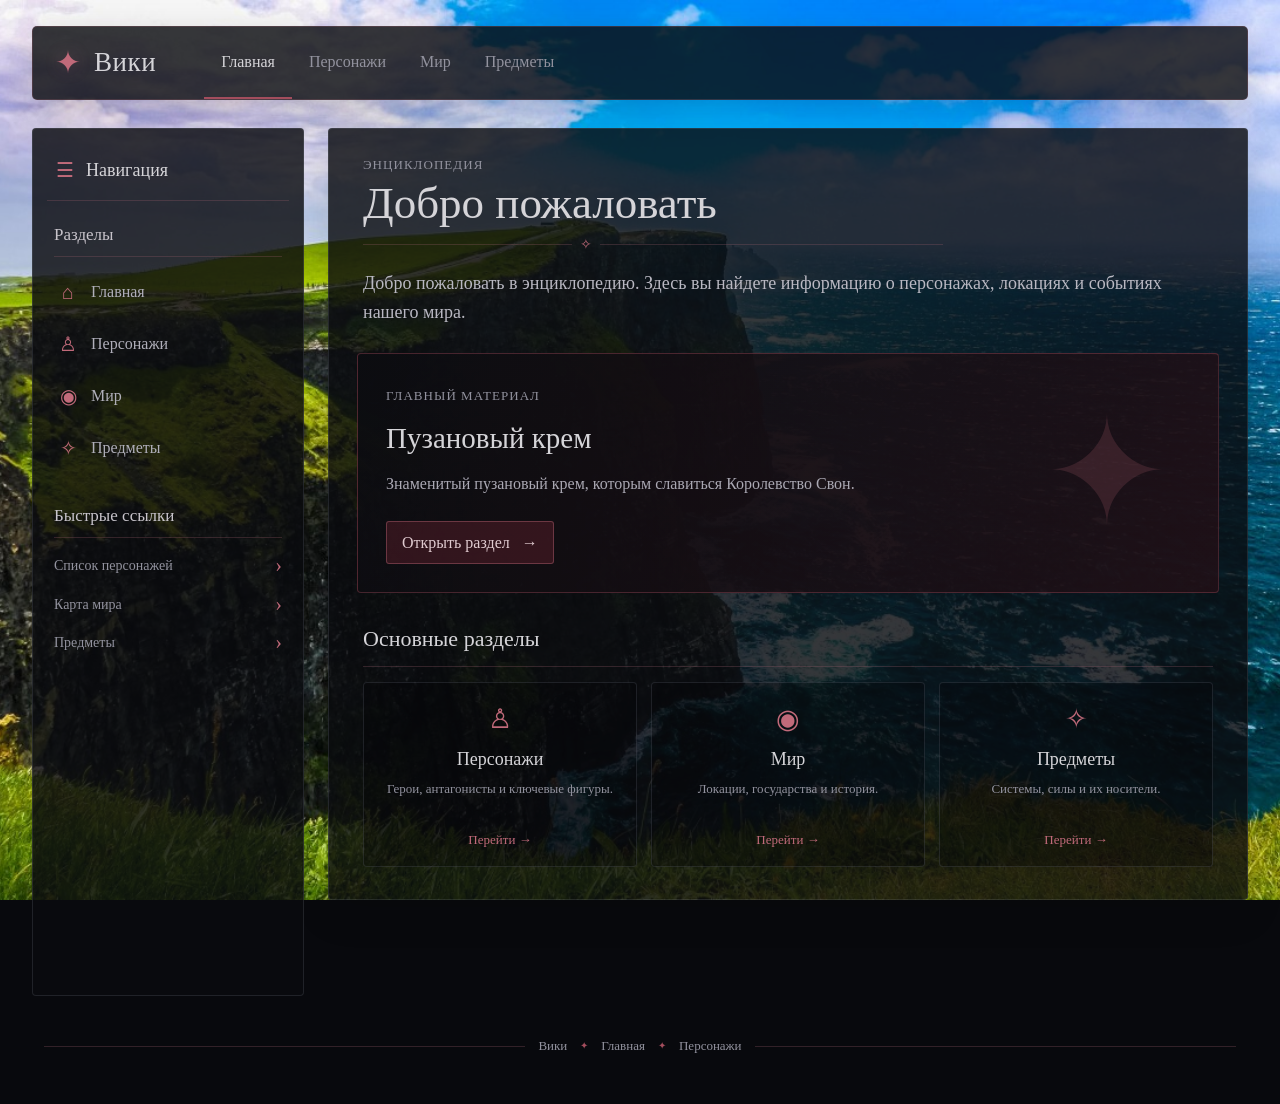
<file: lab2/index.html>
<!DOCTYPE html>
<html lang="ru">
<head>
  <meta charset="UTF-8">
  <meta name="viewport" content="width=device-width, initial-scale=1.0">
  <title>Вики — Главная</title>
  <link rel="stylesheet" href="css/style.css">
</head>
<body>
  <header class="site-header">
    <a class="brand" href="index.html" aria-label="На главную">
      <span class="brand-mark" aria-hidden="true">✦</span>
      <span class="brand-name">Вики</span>
    </a>
    <nav class="top-nav" aria-label="Основная навигация">
      <a class="top-link active" href="index.html">Главная</a>
      <a class="top-link" href="#">Персонажи</a>
      <a class="top-link" href="#">Мир</a>
      <a class="top-link" href="items.html">Предметы</a>
    </nav>
    <div class="header-space"></div>
  </header>

  <div class="page-layout">
    <input class="sidebar-toggle" type="checkbox" id="sidebar-toggle" checked>
    <aside class="sidebar">
      <label class="sidebar-handle" for="sidebar-toggle" title="Свернуть или развернуть меню"><span class="handle-icon">☰</span><span class="handle-label">Навигация</span></label>
      <div class="sidebar-content">
        <h2 class="side-heading">Разделы</h2>
        <nav class="side-nav" aria-label="Разделы сайта">
          <a class="side-link" href="index.html"><span class="side-icon">⌂</span><span>Главная</span></a>
          <a class="side-link" href="#"><span class="side-icon">♙</span><span>Персонажи</span></a>
          <a class="side-link" href="#"><span class="side-icon">◉</span><span>Мир</span></a>
          <a class="side-link" href="#"><span class="side-icon">✧</span><span>Предметы</span></a>
        </nav>
                <h2 class="side-heading quick-heading">Быстрые ссылки</h2>
        <nav class="quick-links" aria-label="Быстрые ссылки">
          <a href="#">Список персонажей <span>›</span></a>
          <a href="#">Карта мира <span>›</span></a>
          <a href="items.html">Предметы <span>›</span></a>
        </nav>
      </div>
    </aside>


    <main class="main-panel">
      <div class="eyebrow">Энциклопедия</div>
      <h1>Добро пожаловать</h1>
      <div class="ornament-rule"><span>✧</span></div>
      <p class="lead">Добро пожаловать в энциклопедию. Здесь вы найдете информацию о персонажах, локациях и событиях нашего мира.
      </p>

      <section class="feature-panel">
        <div class="feature-copy">
          <span class="eyebrow">Главный материал</span>
          <h2>Пузановый крем</h2>
          <p>Знаменитый пузановый крем, которым славиться Королевство Свон. </p>
          <a class="action-link" href="item.html">Открыть раздел <span>→</span></a>
        </div>
        <div class="feature-symbol" aria-hidden="true">✦</div>
      </section>

      <section class="section-block">
        <h2 class="section-title">Основные разделы</h2>
        <div class="section-grid">
          <a class="section-card" href="#">
            <span class="card-symbol">♙</span><h3>Персонажи</h3>
            <p>Герои, антагонисты и ключевые фигуры.</p><span class="card-more">Перейти →</span>
          </a>
          <a class="section-card" href="#">
            <span class="card-symbol">◉</span><h3>Мир</h3>
            <p>Локации, государства и история.</p><span class="card-more">Перейти →</span>
          </a>
          <a class="section-card" href="items.html">
            <span class="card-symbol">✧</span><h3>Предметы</h3>
            <p>Системы, силы и их носители.</p><span class="card-more">Перейти →</span>
          </a>
        </div>
      </section>
    </main>
  </div>

  <footer class="site-footer"><span>Вики</span><i>✦</i><a href="index.html">Главная</a><i>✦</i><a href="#">Персонажи</a></footer>
</body>
</html>
</file>
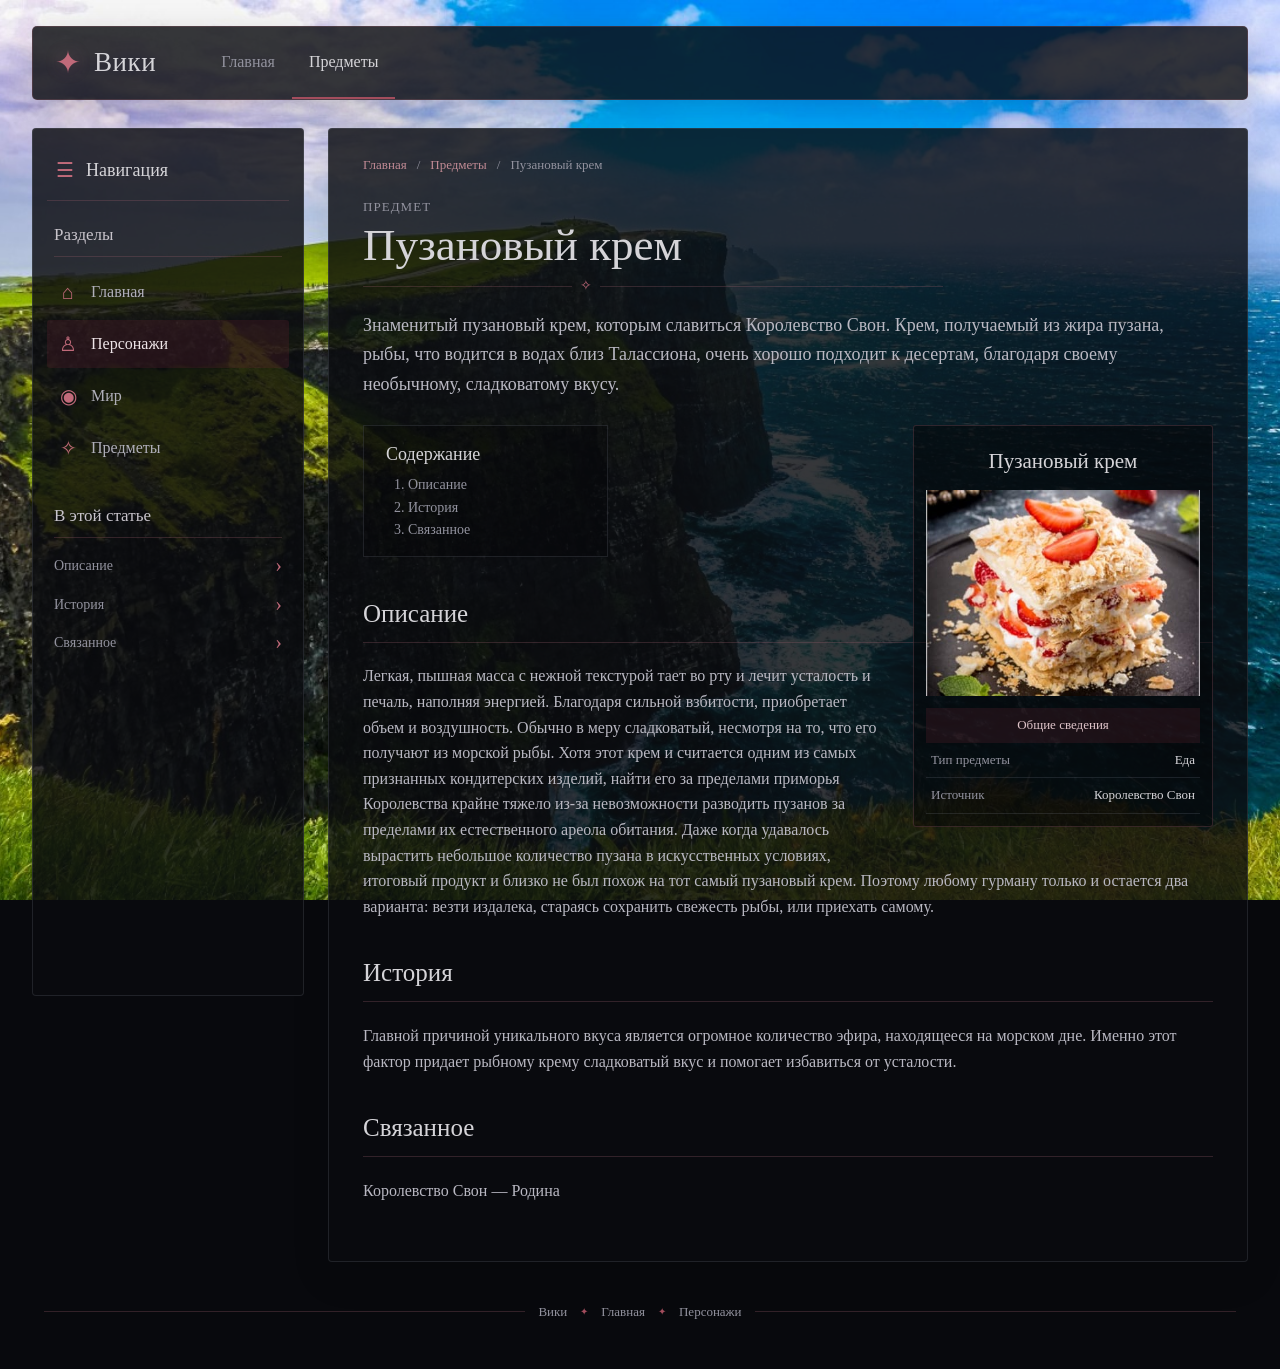
<file: lab2/item.html>
<!DOCTYPE html>
<html lang="ru">
<head>
  <meta charset="UTF-8">
  <meta name="viewport" content="width=device-width, initial-scale=1.0">
  <title>Вики — Статья предмета</title>
  <link rel="stylesheet" href="css/style.css">
</head>
<body>
  <header class="site-header">
    <a class="brand" href="index.html" aria-label="На главную"><span class="brand-mark" aria-hidden="true">✦</span><span class="brand-name">Вики</span></a>
    <nav class="top-nav" aria-label="Основная навигация">
      <a class="top-link" href="index.html">Главная</a><a class="top-link active" href="items.html">Предметы</a>
    </nav>
    <div class="header-space"></div>
  </header>
  <div class="page-layout">
    <input class="sidebar-toggle" type="checkbox" id="sidebar-toggle" checked>
    <aside class="sidebar">
      <label class="sidebar-handle" for="sidebar-toggle" title="Свернуть или развернуть меню"><span class="handle-icon">☰</span><span class="handle-label">Навигация</span></label>
      <div class="sidebar-content">
        <h2 class="side-heading">Разделы</h2>
        <nav class="side-nav" aria-label="Разделы сайта">
          <a class="side-link" href="index.html"><span class="side-icon">⌂</span><span>Главная</span></a>
          <a class="side-link active" href="characters.html"><span class="side-icon">♙</span><span>Персонажи</span></a>
          <a class="side-link" href="#"><span class="side-icon">◉</span><span>Мир</span></a>
          <a class="side-link" href="#"><span class="side-icon">✧</span><span>Предметы</span></a>
        </nav>
        <h2 class="side-heading quick-heading">В этой статье</h2>
        <nav class="quick-links"><a href="#overview">Описание <span>›</span></a><a href="#history">История <span>›</span></a><a href="#other">Связанное <span>›</span></a></nav>
      </div>
    </aside>
    <main class="main-panel article-panel">
      <div class="breadcrumbs"><a href="index.html">Главная</a><span>/</span><a href="items.html">Предметы</a><span>/</span><span>Пузановый крем</span></div>
      <div class="eyebrow">Предмет</div>
      <h1>Пузановый крем</h1>
      <div class="ornament-rule"><span>✧</span></div>
      <p class="lead">Знаменитый пузановый крем, которым славиться Королевство Свон. Крем, получаемый из жира пузана, рыбы, что водится в водах близ Талассиона, очень хорошо подходит к десертам, благодаря своему необычному, сладковатому вкусу.</p>

      <aside class="infobox">
        <div class="infobox-title">Пузановый крем</div>
        <img
          src="images/6d7610e4-0667-4ebd-b14b-ddb8ed9ddc36.png"
          alt="Пузановый крем"
          class="portrait"
        >

        <table class="info-table">
          <tr><th colspan="2">Общие сведения</th></tr>
          <tr><td>Тип предметы</td><td>Еда</td></tr>
          <tr><td>Источник</td><td>Королевство Свон</td></tr>

        </table>
      </aside>

      <nav class="article-toc" aria-label="Содержание статьи">
        <h2>Содержание</h2>
        <ol><li><a href="#overview">Описание</a></li><li><a href="#history">История</a></li><li><a href="#other">Связанное</a></li></ol>
      </nav>
      <section class="article-section" id="overview"><h2>Описание</h2><p>Легкая, пышная масса с нежной текстурой тает во рту и лечит усталость и печаль, наполняя энергией. Благодаря сильной взбитости, приобретает объем и воздушность. Обычно в меру сладковатый, несмотря на то, что его получают из морской рыбы.

Хотя этот крем и считается одним из самых признанных кондитерских изделий, найти его за пределами приморья Королевства крайне тяжело из-за невозможности разводить пузанов за пределами их естественного ареола обитания. Даже когда удавалось вырастить небольшое количество пузана в искусственных условиях, итоговый продукт и близко не был похож на тот самый пузановый крем. Поэтому любому гурману только и остается два варианта: везти издалека, стараясь сохранить свежесть рыбы, или приехать самому.</p></section>
      <section class="article-section" id="history"><h2>История</h2><p>Главной причиной уникального вкуса является огромное количество эфира, находящееся на морском дне. Именно этот фактор придает рыбному крему сладковатый вкус и помогает избавиться от усталости.

</p></section>
      <section class="article-section" id="other"><h2>Связанное</h2><p>Королевство Свон — Родина</p></section>
    </main>
  </div>
  <footer class="site-footer"><span>Вики</span><i>✦</i><a href="index.html">Главная</a><i>✦</i><a href="characters.html">Персонажи</a></footer>
</body>
</html>
</file>
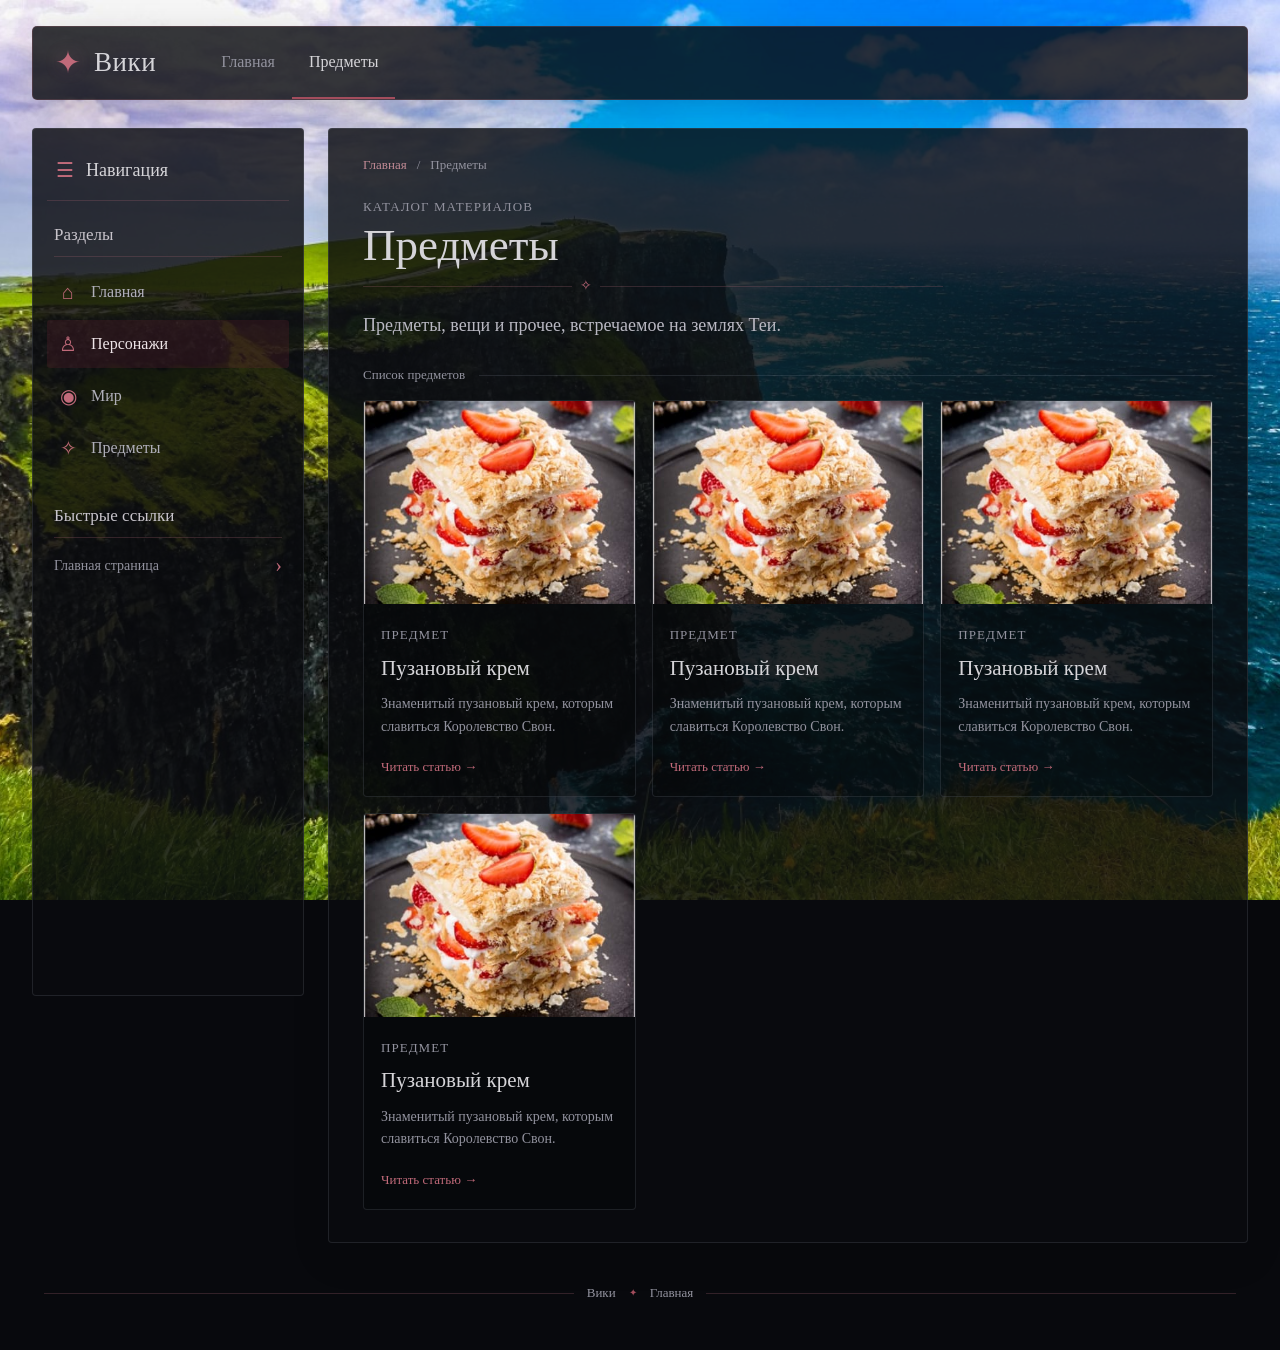
<file: lab2/items.html>
<!DOCTYPE html>
<html lang="ru">
<head>
  <meta charset="UTF-8">
  <meta name="viewport" content="width=device-width, initial-scale=1.0">
  <title>Вики — Предметы</title>
  <link rel="stylesheet" href="css/style.css">
</head>
<body>
  <header class="site-header">
    <a class="brand" href="index.html" aria-label="На главную"><span class="brand-mark" aria-hidden="true">✦</span><span class="brand-name">Вики</span></a>
    <nav class="top-nav" aria-label="Основная навигация">
      <a class="top-link" href="index.html">Главная</a><a class="top-link active" href="items.html">Предметы</a>
    </nav>
    <div class="header-space"></div>
  </header>
  <div class="page-layout">
    <input class="sidebar-toggle" type="checkbox" id="sidebar-toggle" checked>
    <aside class="sidebar">
      <label class="sidebar-handle" for="sidebar-toggle" title="Свернуть или развернуть меню"><span class="handle-icon">☰</span><span class="handle-label">Навигация</span></label>
      <div class="sidebar-content">
        <h2 class="side-heading">Разделы</h2>
        <nav class="side-nav" aria-label="Разделы сайта">
          <a class="side-link" href="index.html"><span class="side-icon">⌂</span><span>Главная</span></a>
          <a class="side-link active" href="characters.html"><span class="side-icon">♙</span><span>Персонажи</span></a>
          <a class="side-link" href="#"><span class="side-icon">◉</span><span>Мир</span></a>
          <a class="side-link" href="#"><span class="side-icon">✧</span><span>Предметы</span></a>
        </nav>
        <h2 class="side-heading quick-heading">Быстрые ссылки</h2>
        <nav class="quick-links"><a href="index.html">Главная страница <span>›</span></a></nav>
      </div>
    </aside>
    <main class="main-panel">
      <div class="breadcrumbs"><a href="index.html">Главная</a><span>/</span><span>Предметы</span></div>
      <div class="eyebrow">Каталог материалов</div>
      <h1>Предметы</h1>
      <div class="ornament-rule"><span>✧</span></div>
      <p class="lead">Предметы, вещи и прочее, встречаемое на землях Теи.</p>
      <div class="catalog-toolbar"><span class="muted">Список предметов</span><span class="catalog-line"></span></div>
      <section class="character-grid">
        <a class="character-card" href="item.html">
                  <img
          src="images/6d7610e4-0667-4ebd-b14b-ddb8ed9ddc36.png"
          alt="Пузановый крем"
          class="portrait"
        >
          <div class="character-info"><span class="eyebrow">Предмет</span><h2>Пузановый крем</h2><p>Знаменитый пузановый крем, которым славиться Королевство Свон.</p><span class="card-more">Читать статью →</span></div>
        </a>

        <a class="character-card" href="item.html">
                  <img
          src="images/6d7610e4-0667-4ebd-b14b-ddb8ed9ddc36.png"
          alt="Пузановый крем"
          class="portrait"
        >
          <div class="character-info"><span class="eyebrow">Предмет</span><h2>Пузановый крем</h2><p>Знаменитый пузановый крем, которым славиться Королевство Свон.</p><span class="card-more">Читать статью →</span></div>
        </a>

        <a class="character-card" href="item.html">
                  <img
          src="images/6d7610e4-0667-4ebd-b14b-ddb8ed9ddc36.png"
          alt="Пузановый крем"
          class="portrait"
        >
          <div class="character-info"><span class="eyebrow">Предмет</span><h2>Пузановый крем</h2><p>Знаменитый пузановый крем, которым славиться Королевство Свон.</p><span class="card-more">Читать статью →</span></div>
        </a>

        <a class="character-card" href="item.html">
                  <img
          src="images/6d7610e4-0667-4ebd-b14b-ddb8ed9ddc36.png"
          alt="Пузановый крем"
          class="portrait"
        >
          <div class="character-info"><span class="eyebrow">Предмет</span><h2>Пузановый крем</h2><p>Знаменитый пузановый крем, которым славиться Королевство Свон.</p><span class="card-more">Читать статью →</span></div>
        </a>



      </section>
    </main>
  </div>
  <footer class="site-footer"><span>Вики</span><i>✦</i><a href="index.html">Главная</a>
</body>
</html>
</file>
<file: lab2/css/style.css>
:root {
  --bg: #050607;
  --panel: rgba(10, 12, 15, 0.82);
  --panel-strong: rgba(8, 10, 13, 0.94);
  --line: rgba(145, 91, 102, 0.30);
  --line-soft: rgba(160, 170, 184, 0.15);
  --text: #d5d4d8;
  --muted: #92929e;
  --accent: #a34d5d;
  --accent-bright: #c16a7a;
  --serif: Georgia, "Times New Roman", serif;
}
* { box-sizing: border-box; }
html { scroll-behavior: smooth; }

body {
  margin: 0;
  min-height: 100vh;
  background-color: #08090d;
  background-image: url("../images/obryv_skala_priboj_185879.jpg");
  background-size: cover;
  background-position: center;
  background-attachment: fixed;
  background-repeat: no-repeat;
  color: var(--text);
  font-family: var(--serif);
  font-size: 16px;
  line-height: 1.6;
}


a { color: inherit; text-decoration: none; }
a:hover { color: #f0c0c8; }
.site-header {
  width: min(1440px, calc(100% - 64px));
  min-height: 74px;
  margin: 26px auto 28px;
  display: flex;
  align-items: stretch;
  gap: 26px;
  background: var(--panel);
  border: 1px solid var(--line);
  border-radius: 5px;
  box-shadow: 0 12px 36px rgba(0,0,0,.18);
}
.brand {
  display: flex;
  align-items: center;
  gap: 13px;
  padding: 0 22px;
  flex-shrink: 0;
}
.brand-mark { color: var(--accent-bright); font-size: 31px; text-shadow: 0 0 18px rgba(193,106,122,.3); }
.brand-name { font-size: 27px; letter-spacing: .02em; }
.top-nav { display: flex; align-items: stretch; flex-wrap: wrap; }
.top-link { display: flex; align-items: center; padding: 0 17px; color: var(--muted); border-bottom: 2px solid transparent; transition: .2s ease; }
.top-link:hover, .top-link.active { color: var(--text); border-bottom-color: var(--accent); }
.header-space { flex: 1; }
.page-layout {
  width: min(1440px, calc(100% - 64px));
  margin: 0 auto;
  display: grid;
  grid-template-columns: 272px minmax(0, 1fr);
  align-items: start;
  gap: 24px;
}
.sidebar {
  min-width: 0;
  background: var(--panel);
  border: 1px solid var(--line-soft);
  border-radius: 4px;
  padding: 17px 14px 24px;
  transition: padding .25s ease;
}
.sidebar-toggle { position: absolute; opacity: 0; pointer-events: none; }
.sidebar-handle {
  display: flex;
  align-items: center;
  gap: 12px;
  padding: 8px 9px 14px;
  color: var(--text);
  cursor: pointer;
  border-bottom: 1px solid var(--line);
  user-select: none;
}
.handle-icon { color: var(--accent-bright); font-family: Arial, sans-serif; font-size: 20px; }
.handle-label { font-size: 18px; }
.side-heading {
  margin: 20px 7px 11px;
  padding-bottom: 8px;
  color: #c8c4cb;
  font-size: 17px;
  font-weight: normal;
  border-bottom: 1px solid var(--line);
}
.side-nav, .quick-links { display: grid; gap: 4px; }
.side-link {
  display: flex;
  align-items: center;
  gap: 12px;
  padding: 8px 10px;
  border-radius: 3px;
  color: #b0afba;
}
.side-link:hover, .side-link.active { color: #eee5e8; background: rgba(112, 37, 52, .23); }
.side-icon { display: inline-flex; width: 22px; justify-content: center; color: var(--accent-bright); font-size: 20px; }
.quick-heading { margin-top: 30px; }
.quick-links a { display: flex; justify-content: space-between; padding: 6px 7px; color: var(--muted); font-size: 14px; }
.quick-links a span { color: var(--accent-bright); font-size: 20px; line-height: 1; }
.main-panel {
  min-width: 0;
  padding: 26px 34px 32px;
  background: var(--panel);
  border: 1px solid var(--line-soft);
  border-radius: 4px;
  box-shadow: 0 14px 38px rgba(0,0,0,.12);
  transition: width .25s ease, padding .25s ease;
}
.eyebrow { color: var(--muted); font-size: 13px; letter-spacing: .08em; text-transform: uppercase; }
h1, h2, h3, p { margin-top: 0; }
h1 { margin-bottom: 9px; font-size: clamp(32px, 4vw, 45px); font-weight: normal; line-height: 1.2; }
.lead { max-width: 850px; margin: 18px 0 25px; color: #b9b8c2; font-size: 18px; line-height: 1.65; }
.ornament-rule { display: flex; align-items: center; max-width: 580px; height: 12px; color: var(--accent-bright); }
.ornament-rule::before, .ornament-rule::after { content: ""; height: 1px; background: var(--line); }
.ornament-rule::before { width: 36%; }
.ornament-rule::after { flex: 1; }
.ornament-rule span { padding: 0 8px; font-size: 14px; }
.feature-panel {
  min-height: 230px;
  display: flex;
  align-items: center;
  justify-content: space-between;
  gap: 24px;
  padding: 28px;
  margin: 25px -6px 28px;
  overflow: hidden;
  position: relative;
  background: linear-gradient(110deg, rgba(12,13,17,.96), rgba(38,15,22,.72));
  border: 1px solid rgba(163,77,93,.38);
  border-radius: 4px;
}
.feature-copy { max-width: 570px; position: relative; z-index: 1; }
.feature-copy h2 { margin: 7px 0 10px; font-size: 29px; font-weight: normal; }
.feature-copy p { max-width: 480px; color: #aaa8b3; }
.feature-symbol { color: rgba(193,106,122,.18); font-size: 150px; line-height: 1; padding: 0 20px; }
.action-link {
  display: inline-flex;
  gap: 12px;
  align-items: center;
  margin-top: 8px;
  padding: 8px 15px;
  color: #e0cbd0;
  background: rgba(119,39,54,.35);
  border: 1px solid rgba(193,106,122,.4);
  border-radius: 3px;
}
.action-link:hover { background: rgba(119,39,54,.55); }
.section-title { margin: 0 0 15px; padding-bottom: 9px; font-size: 22px; font-weight: normal; border-bottom: 1px solid var(--line); }
.section-grid { display: grid; grid-template-columns: repeat(3, minmax(0, 1fr)); gap: 14px; }
.section-card {
  min-height: 185px;
  display: flex;
  flex-direction: column;
  align-items: center;
  padding: 20px 14px 15px;
  text-align: center;
  background: rgba(5,6,8,.32);
  border: 1px solid var(--line-soft);
  border-radius: 4px;
  transition: border-color .2s, background .2s;
}
.section-card:hover, .character-card:hover { border-color: rgba(193,106,122,.55); background: rgba(65,23,32,.2); }
.card-symbol { color: var(--accent-bright); font-size: 27px; line-height: 1.2; }
.section-card h3 { margin: 10px 0 5px; font-size: 18px; font-weight: normal; }
.section-card p { margin: 0 0 12px; color: var(--muted); font-size: 13px; }
.card-more { margin-top: auto; color: var(--accent-bright); font-size: 13px; }
.breadcrumbs { display: flex; gap: 10px; margin-bottom: 21px; color: var(--muted); font-size: 13px; }
.breadcrumbs a { color: #c08a94; }
.catalog-toolbar { display: flex; align-items: center; gap: 14px; margin: 24px 0 14px; }
.muted { color: var(--muted); font-size: 13px; }
.catalog-line { height: 1px; flex: 1; background: var(--line-soft); }
.character-grid { display: grid; grid-template-columns: repeat(3, minmax(0, 1fr)); gap: 16px; }
.character-card { min-width: 0; overflow: hidden; background: rgba(5,6,8,.35); border: 1px solid var(--line-soft); border-radius: 4px; transition: .2s ease; }
.character-placeholder {
  height: 175px;
  display: grid;
  place-items: center;
  color: rgba(193,106,122,.65);
  font-size: 54px;
  background: radial-gradient(ellipse at center, rgba(103,39,54,.27), rgba(8,9,12,.85) 70%);
  border-bottom: 1px solid var(--line-soft);
}
.character-info { padding: 17px; }
.character-info h2 { margin: 5px 0 8px; font-size: 21px; font-weight: normal; }
.character-info p { min-height: 48px; margin-bottom: 12px; color: var(--muted); font-size: 14px; }
.infobox { float: right; width: min(300px, 43%); margin: 0 0 24px 26px; padding: 12px; background: rgba(4,5,7,.52); border: 1px solid var(--line); border-radius: 3px; }
.infobox-title { padding: 7px 4px 12px; text-align: center; font-size: 21px; }
.portrait-placeholder { min-height: 210px; display: grid; place-items: center; color: var(--muted); background: radial-gradient(ellipse at center, rgba(92,36,49,.25), rgba(5,6,8,.85)); border: 1px solid var(--line-soft); }
.info-table { width: 100%; margin-top: 12px; border-collapse: collapse; font-size: 13px; }
.info-table th { padding: 7px; color: #e0c5ca; background: rgba(112,37,52,.22); text-align: center; font-weight: normal; }
.info-table td { padding: 7px 5px; border-bottom: 1px solid var(--line-soft); }
.info-table td:first-child { color: var(--muted); text-align: left; }
.info-table td:last-child { text-align: right; }
.article-toc { width: fit-content; min-width: 245px; margin: 23px 0 28px; padding: 14px 22px; background: rgba(4,5,7,.36); border: 1px solid var(--line-soft); }
.article-toc h2 { margin-bottom: 6px; font-size: 18px; font-weight: normal; }
.article-toc ol { margin: 0; padding-left: 22px; color: var(--muted); font-size: 14px; }
.article-toc a:hover { color: var(--accent-bright); }
.article-section { clear: none; padding-top: 9px; margin: 25px 0; }
.article-section h2 { padding-bottom: 8px; border-bottom: 1px solid var(--line); font-size: 25px; font-weight: normal; }
.article-section p { color: #b9b8c2; }
.site-footer { width: min(1440px, calc(100% - 64px)); display: flex; align-items: center; justify-content: center; gap: 13px; margin: 28px auto 35px; padding: 12px; color: var(--muted); font-size: 13px; }
.site-footer::before, .site-footer::after { content: ""; height: 1px; flex: 1; background: var(--line); }
.site-footer i { color: var(--accent); font-style: normal; font-size: 10px; }

/* CSS-only sidebar collapse: the main column expands and recenters naturally. */
.sidebar-toggle:checked ~ .sidebar { }
.sidebar-toggle:not(:checked) ~ .sidebar { padding: 12px 8px; }
.sidebar-toggle:not(:checked) ~ .sidebar .sidebar-content,
.sidebar-toggle:not(:checked) ~ .sidebar .handle-label { display: none; }
.sidebar-toggle:not(:checked) ~ .sidebar .sidebar-handle { justify-content: center; padding: 8px 0; border-bottom: 0; }
.page-layout:has(.sidebar-toggle:not(:checked)) { grid-template-columns: 52px minmax(0, 1fr); }
.page-layout:has(.sidebar-toggle:not(:checked)) .main-panel { padding-left: clamp(24px, 5vw, 70px); padding-right: clamp(24px, 5vw, 70px); }


.sidebar {
    position: sticky;
    top: 16px;
    align-self: start;
    width: 272px;
    height: calc(100vh - 32px);
    overflow-y: auto;
    z-index: 100;
}

/* Центральная область не перекрывается меню */
.page-layout {
    display: block;
}

.main-panel {
    width: min(1144px, calc(100% - 296px));
    margin-left: max(328px, calc((100vw - 1440px) / 2 + 296px));
}

/* Свёрнутая навигация */
.page-layout:has(.sidebar-toggle:not(:checked)) .sidebar {
    width: 52px;
    padding: 12px 8px;
}

.page-layout:has(.sidebar-toggle:not(:checked)) .main-panel {
    width: min(1144px, calc(100% - 76px));
    margin-left: max(108px, calc((100vw - 1440px) / 2 + 76px));
}


/* Возвращаем исходное расположение колонок */
.page-layout {
    display: grid;
    grid-template-columns: 272px minmax(0, 1fr);
    gap: 24px;
    align-items: start;
}

/* Боковая панель закрепляется при прокрутке */
.sidebar {
    position: sticky;
    top: 16px;
    left: auto;
    width: 272px;
    height: calc(100vh - 32px);
    overflow-y: auto;
    align-self: start;
}

/* Основная статья больше не смещается вручную */
.main-panel {
    width: 100%;
    margin-left: 0;
    min-width: 0;
}

/* Сохраняем компоновку при сворачивании меню */
.page-layout:has(.sidebar-toggle:not(:checked)) {
    grid-template-columns: 52px minmax(0, 1fr);
}

.page-layout:has(.sidebar-toggle:not(:checked)) .sidebar {
    width: 52px;
}

.page-layout:has(.sidebar-toggle:not(:checked)) .main-panel {
    width: 100%;
    margin-left: 0;


}



.portrait {
    display: block;
    width: 100%;
    height: auto;
    max-width: 320px;
    object-fit: contain;
    margin: 0 auto;
}
</file>
